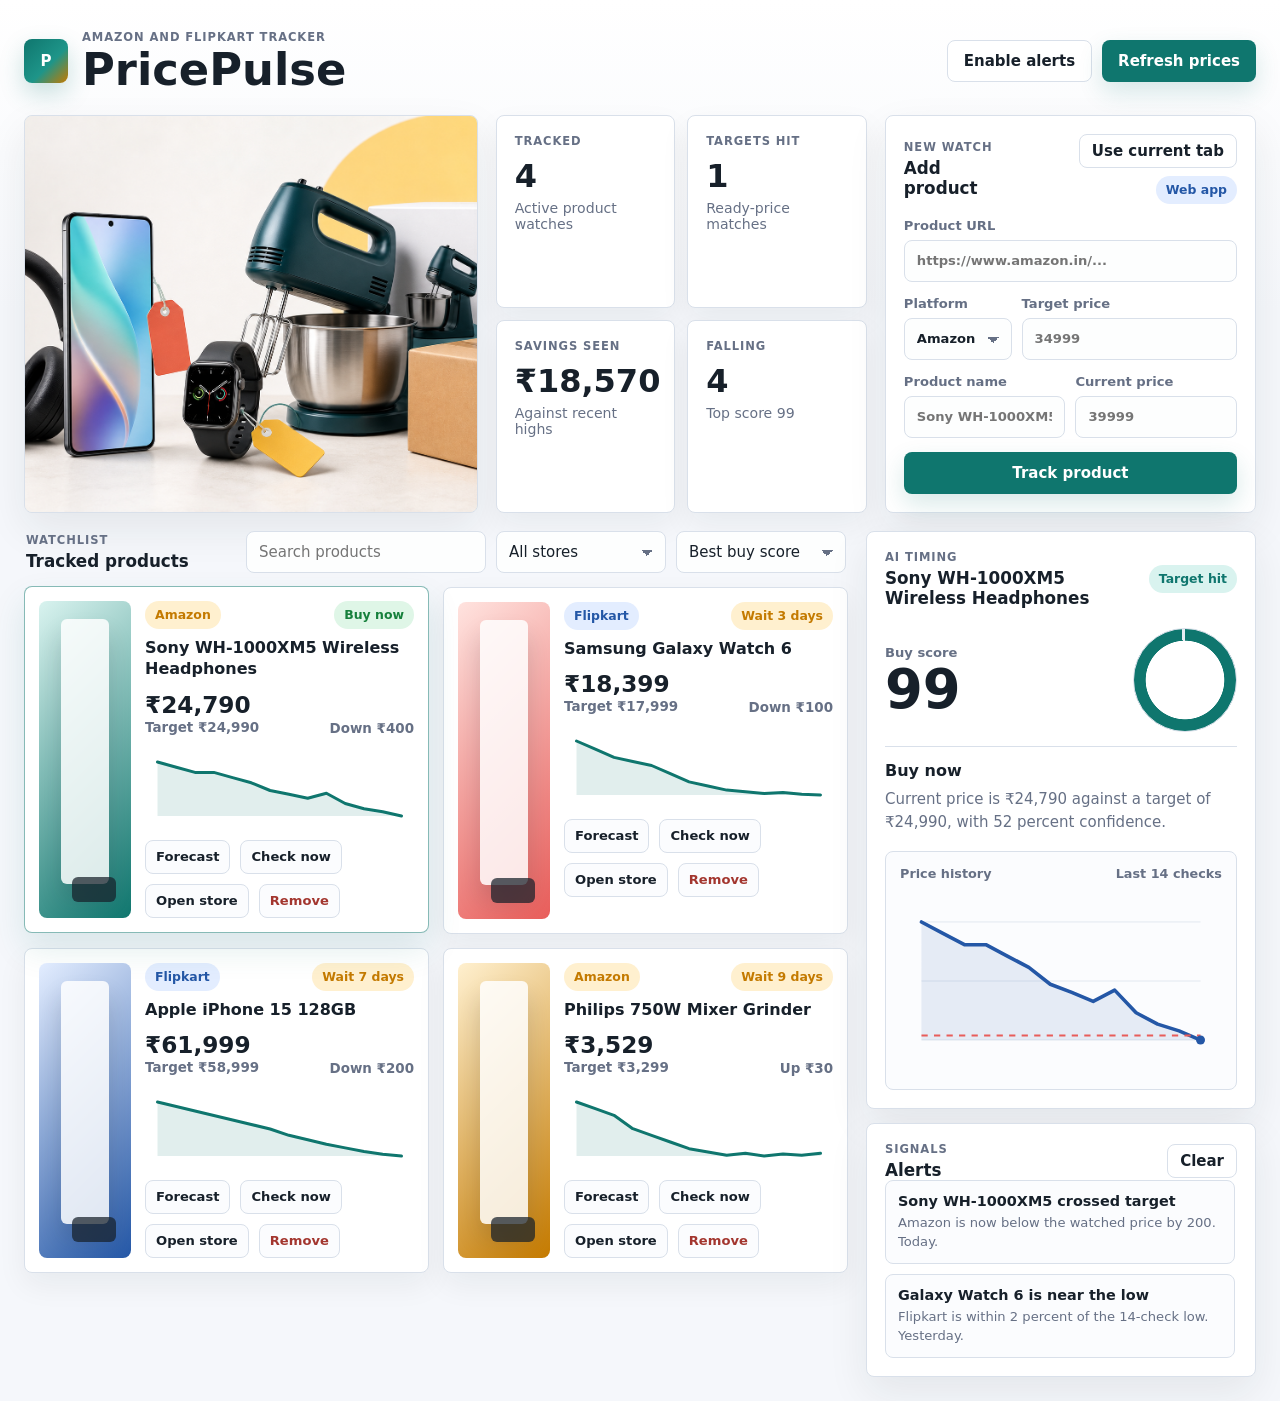
<file: index.html>
<!doctype html>
<html lang="en">
  <head>
    <meta charset="utf-8">
    <meta name="viewport" content="width=device-width, initial-scale=1">
    <title>PricePulse</title>
    <link rel="stylesheet" href="styles.css">
  </head>
  <body>
    <div class="app-shell">
      <header class="topbar">
        <div class="brand-block">
          <span class="brand-mark" aria-hidden="true">P</span>
          <div>
            <p class="eyebrow">Amazon and Flipkart tracker</p>
            <h1>PricePulse</h1>
          </div>
        </div>
        <div class="topbar-actions">
          <button class="ghost-button" id="notifyButton" type="button">Enable alerts</button>
          <button class="primary-button" id="refreshButton" type="button">Refresh prices</button>
        </div>
      </header>

      <main>
        <section class="overview-grid" aria-label="PricePulse overview">
          <div class="market-visual">
            <img src="assets/pricepulse-products.png" alt="Assorted ecommerce products arranged for price tracking">
          </div>

          <div class="metric-strip" id="metricStrip" aria-label="Tracker summary"></div>

          <form class="tracker-form" id="trackerForm">
            <div class="form-header">
              <div>
                <p class="eyebrow">New watch</p>
                <h2>Add product</h2>
              </div>
              <div class="form-actions">
                <button class="ghost-button compact" id="currentTabButton" type="button">Use current tab</button>
                <span class="form-chip" id="modeChip">Web app</span>
              </div>
            </div>
            <label>
              Product URL
              <input id="productUrl" name="productUrl" type="url" placeholder="https://www.amazon.in/..." required>
            </label>
            <div class="form-row">
              <label>
                Platform
                <select id="platform" name="platform">
                  <option value="Amazon">Amazon</option>
                  <option value="Flipkart">Flipkart</option>
                </select>
              </label>
              <label>
                Target price
                <input id="targetPrice" name="targetPrice" type="number" min="100" step="50" placeholder="34999" required>
              </label>
            </div>
            <div class="form-row">
              <label>
                Product name
                <input id="productName" name="productName" type="text" placeholder="Sony WH-1000XM5">
              </label>
              <label>
                Current price
                <input id="currentPrice" name="currentPrice" type="number" min="100" step="50" placeholder="39999">
              </label>
            </div>
            <button class="primary-button full-width" type="submit">Track product</button>
          </form>
        </section>

        <section class="workspace-grid" aria-label="Tracked products workspace">
          <div class="tracker-column">
            <div class="toolbar">
              <div>
                <p class="eyebrow">Watchlist</p>
                <h2>Tracked products</h2>
              </div>
              <div class="toolbar-controls">
                <input class="search-input" id="searchInput" type="search" placeholder="Search products">
                <select id="platformFilter" aria-label="Filter by platform">
                  <option value="all">All stores</option>
                  <option value="Amazon">Amazon</option>
                  <option value="Flipkart">Flipkart</option>
                </select>
                <select id="sortSelect" aria-label="Sort products">
                  <option value="score">Best buy score</option>
                  <option value="drop">Largest drop</option>
                  <option value="price">Lowest price</option>
                </select>
              </div>
            </div>

            <div class="product-grid" id="productGrid"></div>
          </div>

          <aside class="insight-column" aria-label="Price intelligence">
            <section class="forecast-panel">
              <div class="panel-title">
                <div>
                  <p class="eyebrow">AI timing</p>
                  <h2 id="forecastTitle">Forecast</h2>
                </div>
                <span id="forecastBadge" class="status-pill">Ready</span>
              </div>
              <div class="forecast-score">
                <div>
                  <span class="score-label">Buy score</span>
                  <strong id="buyScore">0</strong>
                </div>
                <div class="score-ring" id="scoreRing" aria-hidden="true"></div>
              </div>
              <div class="forecast-copy">
                <h3 id="forecastAction">Select a product</h3>
                <p id="forecastReason">The model compares the current price with recent trend, volatility, low-price percentile, and target distance.</p>
              </div>
              <div class="chart-card">
                <div class="chart-header">
                  <span>Price history</span>
                  <span id="chartRange">Last 14 checks</span>
                </div>
                <svg id="detailChart" viewBox="0 0 360 180" role="img" aria-label="Selected product price history"></svg>
              </div>
            </section>

            <section class="alerts-panel">
              <div class="panel-title">
                <div>
                  <p class="eyebrow">Signals</p>
                  <h2>Alerts</h2>
                </div>
                <button class="ghost-button compact" id="clearAlertsButton" type="button">Clear</button>
              </div>
              <div class="alert-list" id="alertList"></div>
            </section>
          </aside>
        </section>
      </main>
    </div>

    <div class="toast" id="toast" role="status" aria-live="polite"></div>
    <script src="app.js"></script>
  </body>
</html>
</file>
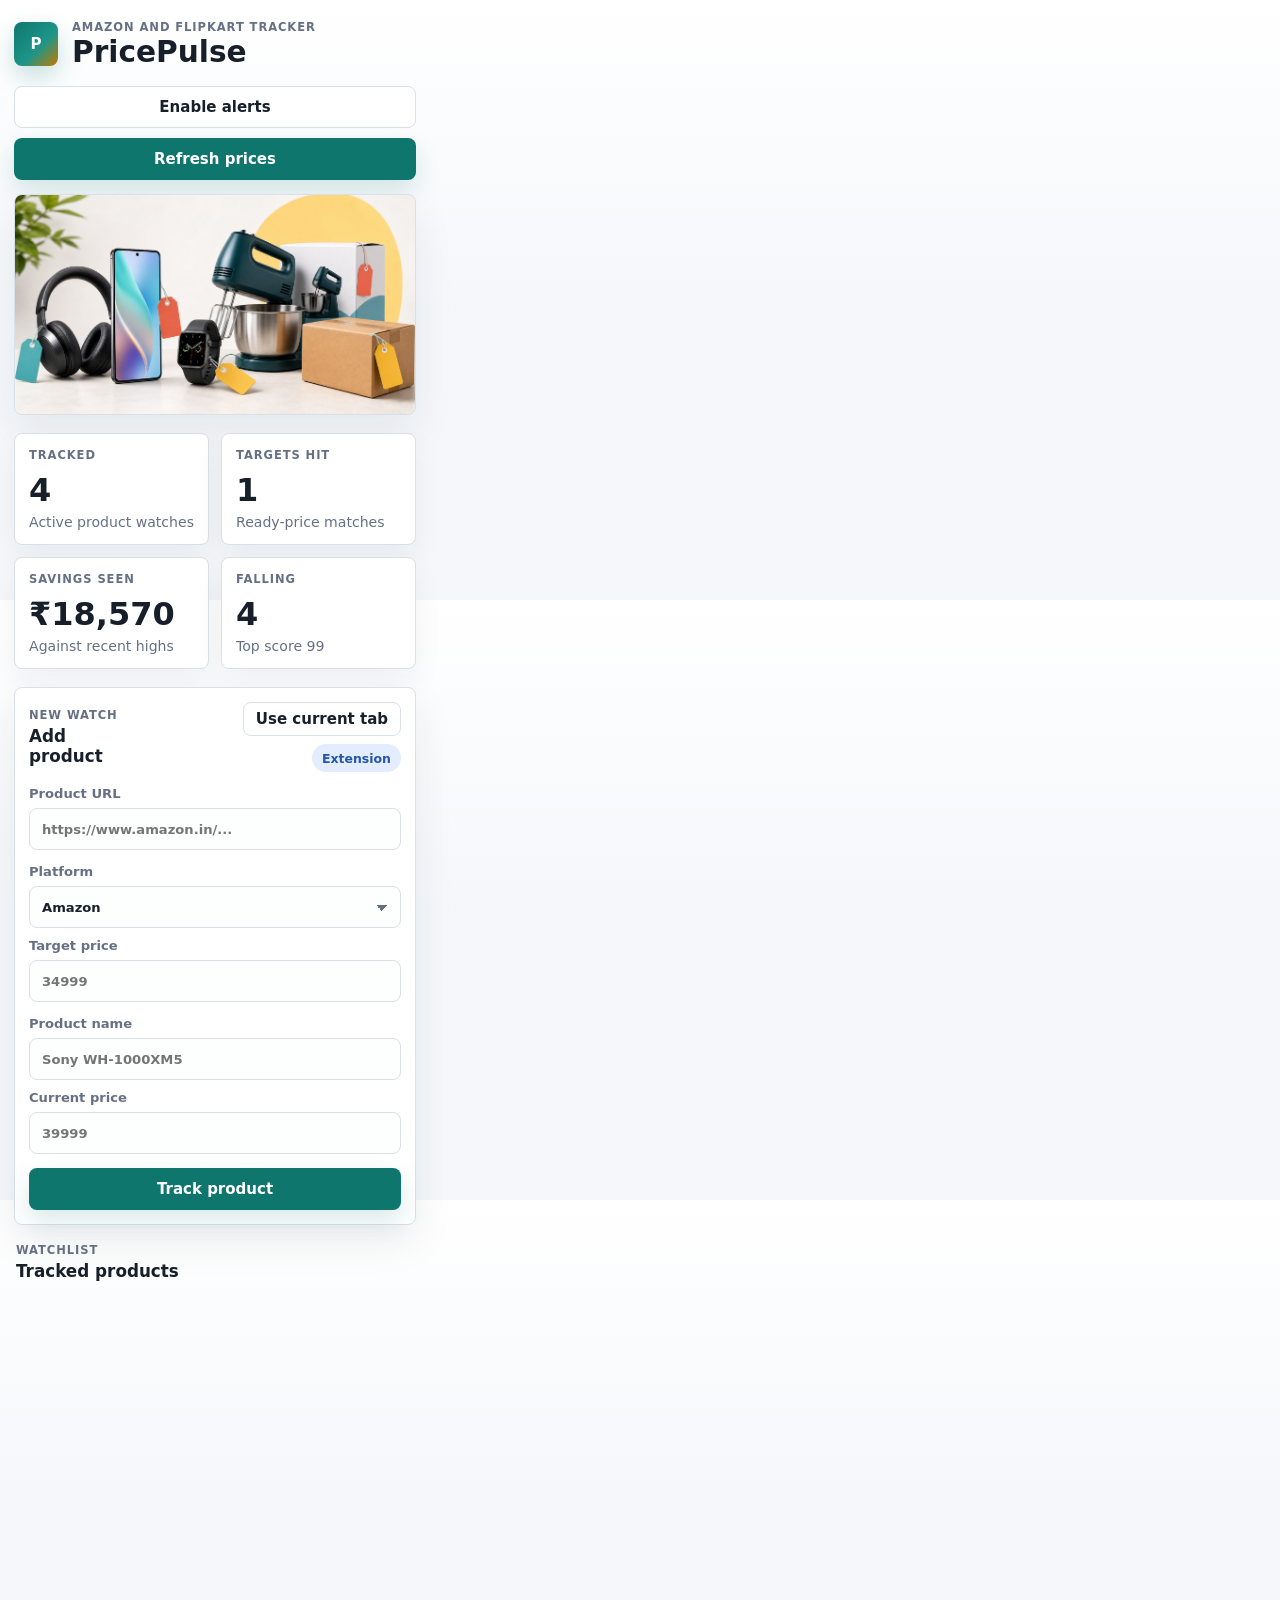
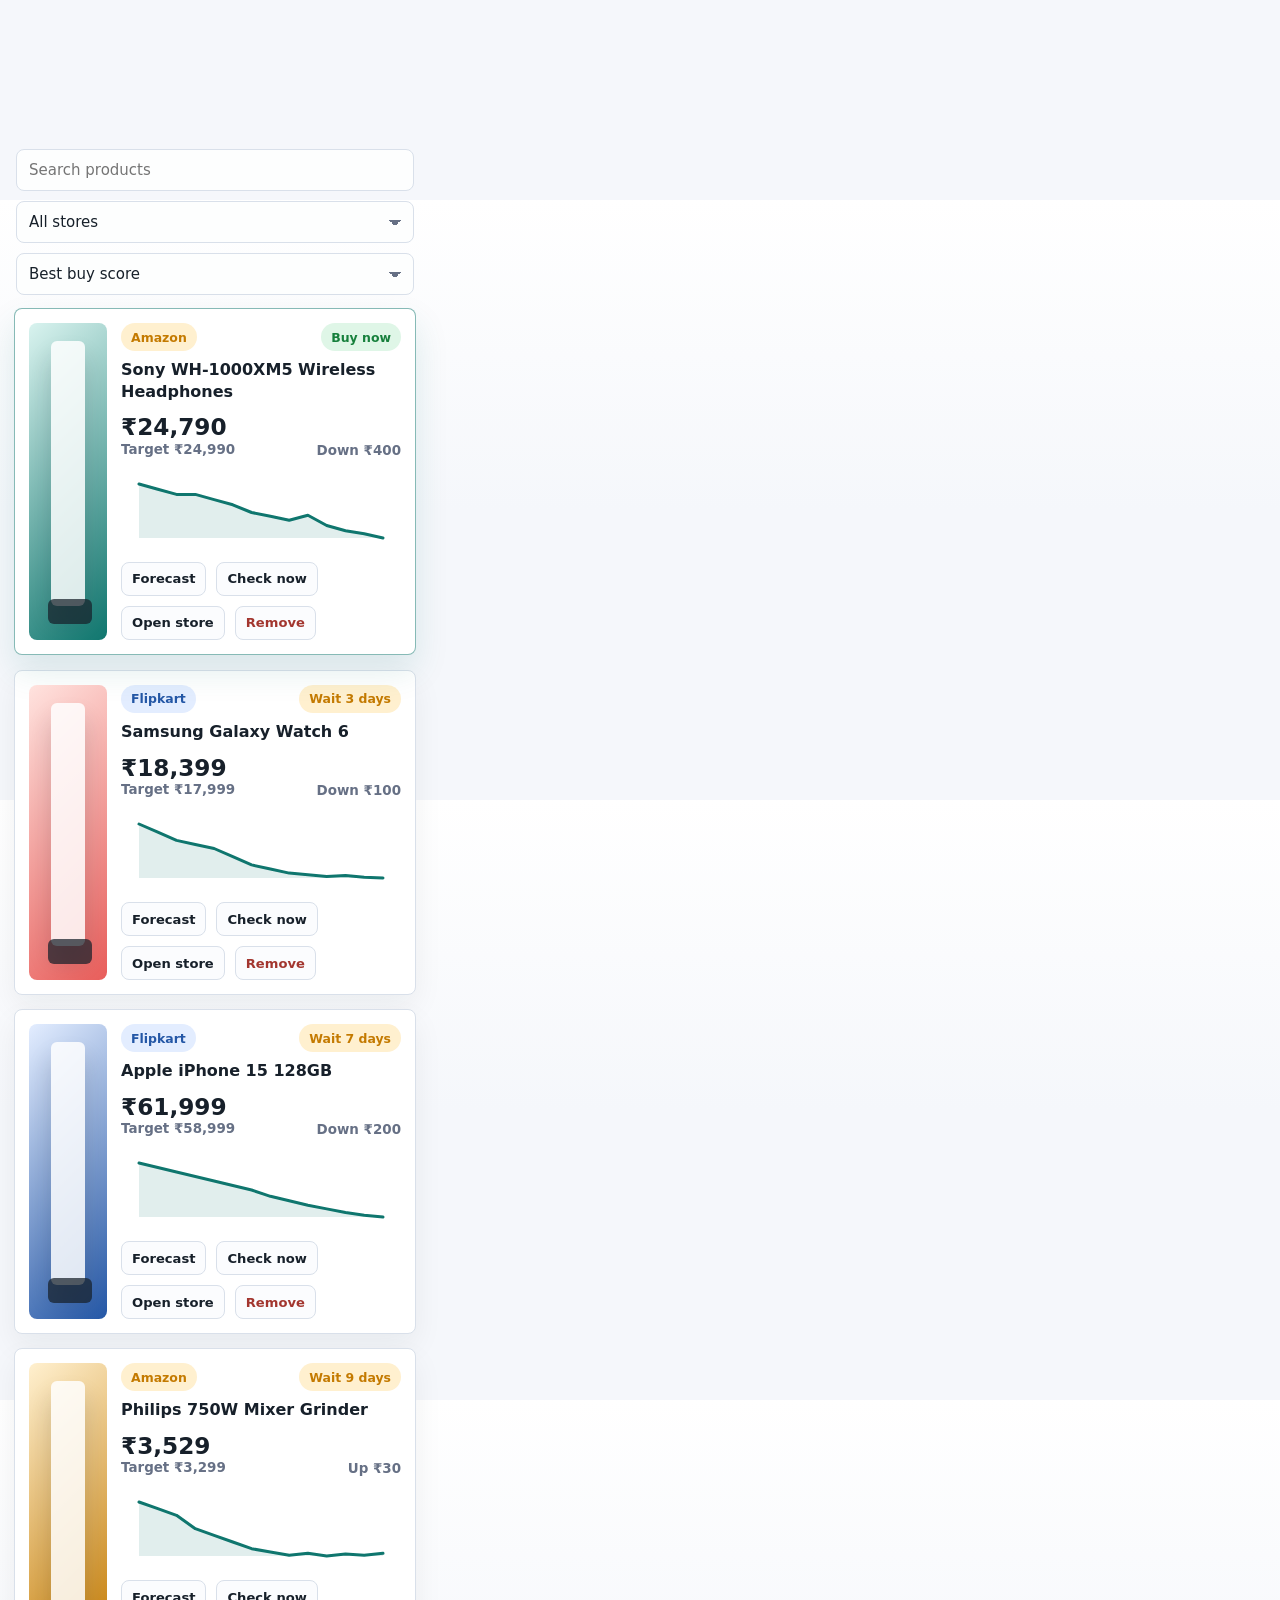
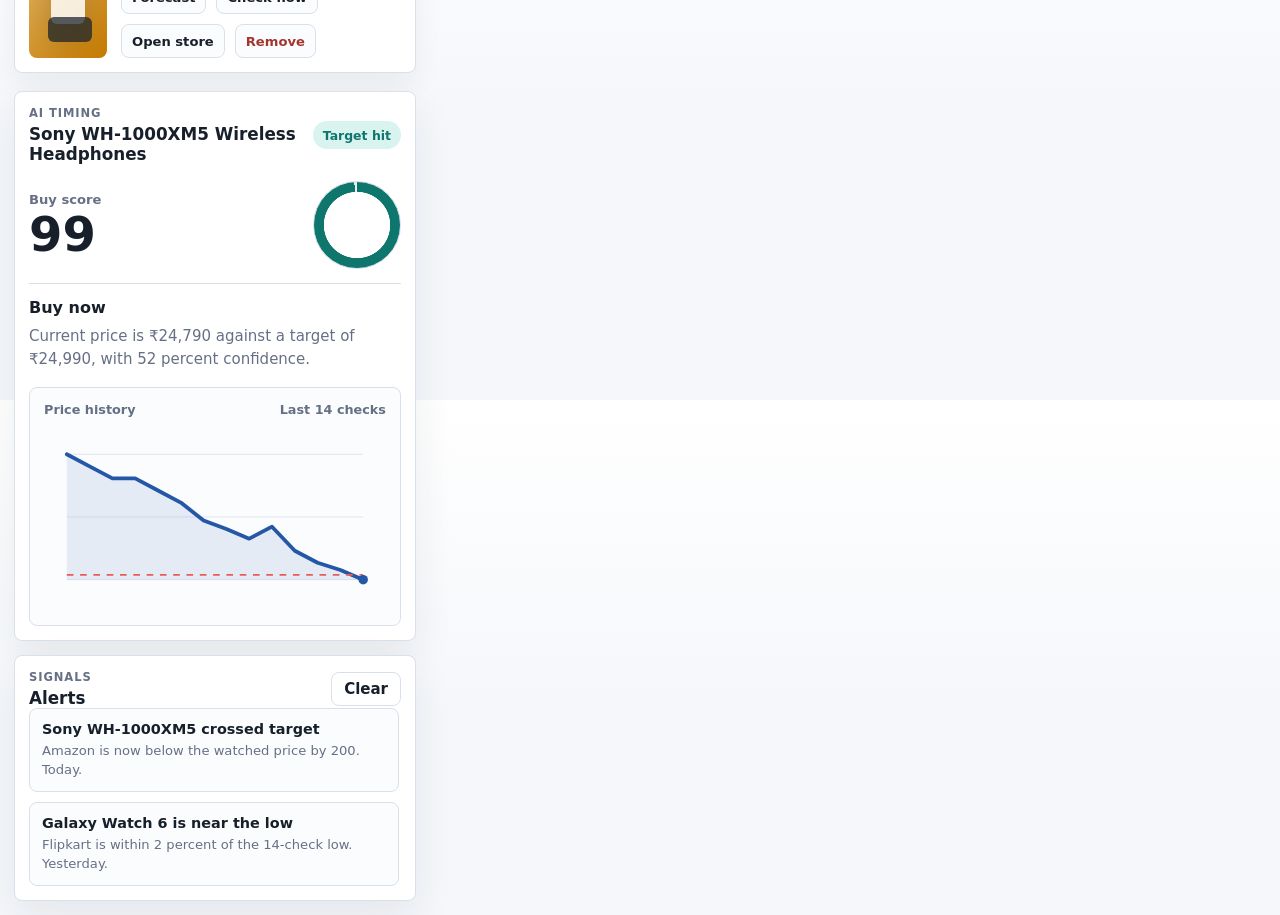
<file: popup.html>
<!doctype html>
<html lang="en">
  <head>
    <meta charset="utf-8">
    <meta name="viewport" content="width=device-width, initial-scale=1">
    <title>PricePulse</title>
    <link rel="stylesheet" href="styles.css">
  </head>
  <body class="extension-mode">
    <div class="app-shell">
      <header class="topbar">
        <div class="brand-block">
          <span class="brand-mark" aria-hidden="true">P</span>
          <div>
            <p class="eyebrow">Amazon and Flipkart tracker</p>
            <h1>PricePulse</h1>
          </div>
        </div>
        <div class="topbar-actions">
          <button class="ghost-button" id="notifyButton" type="button">Enable alerts</button>
          <button class="primary-button" id="refreshButton" type="button">Refresh prices</button>
        </div>
      </header>

      <main>
        <section class="overview-grid" aria-label="PricePulse overview">
          <div class="market-visual">
            <img src="assets/pricepulse-products.png" alt="Assorted ecommerce products arranged for price tracking">
          </div>

          <div class="metric-strip" id="metricStrip" aria-label="Tracker summary"></div>

          <form class="tracker-form" id="trackerForm">
            <div class="form-header">
              <div>
                <p class="eyebrow">New watch</p>
                <h2>Add product</h2>
              </div>
              <div class="form-actions">
                <button class="ghost-button compact" id="currentTabButton" type="button">Use current tab</button>
                <span class="form-chip" id="modeChip">Extension</span>
              </div>
            </div>
            <label>
              Product URL
              <input id="productUrl" name="productUrl" type="url" placeholder="https://www.amazon.in/..." required>
            </label>
            <div class="form-row">
              <label>
                Platform
                <select id="platform" name="platform">
                  <option value="Amazon">Amazon</option>
                  <option value="Flipkart">Flipkart</option>
                </select>
              </label>
              <label>
                Target price
                <input id="targetPrice" name="targetPrice" type="number" min="100" step="50" placeholder="34999" required>
              </label>
            </div>
            <div class="form-row">
              <label>
                Product name
                <input id="productName" name="productName" type="text" placeholder="Sony WH-1000XM5">
              </label>
              <label>
                Current price
                <input id="currentPrice" name="currentPrice" type="number" min="100" step="50" placeholder="39999">
              </label>
            </div>
            <button class="primary-button full-width" type="submit">Track product</button>
          </form>
        </section>

        <section class="workspace-grid" aria-label="Tracked products workspace">
          <div class="tracker-column">
            <div class="toolbar">
              <div>
                <p class="eyebrow">Watchlist</p>
                <h2>Tracked products</h2>
              </div>
              <div class="toolbar-controls">
                <input class="search-input" id="searchInput" type="search" placeholder="Search products">
                <select id="platformFilter" aria-label="Filter by platform">
                  <option value="all">All stores</option>
                  <option value="Amazon">Amazon</option>
                  <option value="Flipkart">Flipkart</option>
                </select>
                <select id="sortSelect" aria-label="Sort products">
                  <option value="score">Best buy score</option>
                  <option value="drop">Largest drop</option>
                  <option value="price">Lowest price</option>
                </select>
              </div>
            </div>

            <div class="product-grid" id="productGrid"></div>
          </div>

          <aside class="insight-column" aria-label="Price intelligence">
            <section class="forecast-panel">
              <div class="panel-title">
                <div>
                  <p class="eyebrow">AI timing</p>
                  <h2 id="forecastTitle">Forecast</h2>
                </div>
                <span id="forecastBadge" class="status-pill">Ready</span>
              </div>
              <div class="forecast-score">
                <div>
                  <span class="score-label">Buy score</span>
                  <strong id="buyScore">0</strong>
                </div>
                <div class="score-ring" id="scoreRing" aria-hidden="true"></div>
              </div>
              <div class="forecast-copy">
                <h3 id="forecastAction">Select a product</h3>
                <p id="forecastReason">The model compares the current price with recent trend, volatility, low-price percentile, and target distance.</p>
              </div>
              <div class="chart-card">
                <div class="chart-header">
                  <span>Price history</span>
                  <span id="chartRange">Last 14 checks</span>
                </div>
                <svg id="detailChart" viewBox="0 0 360 180" role="img" aria-label="Selected product price history"></svg>
              </div>
            </section>

            <section class="alerts-panel">
              <div class="panel-title">
                <div>
                  <p class="eyebrow">Signals</p>
                  <h2>Alerts</h2>
                </div>
                <button class="ghost-button compact" id="clearAlertsButton" type="button">Clear</button>
              </div>
              <div class="alert-list" id="alertList"></div>
            </section>
          </aside>
        </section>
      </main>
    </div>

    <div class="toast" id="toast" role="status" aria-live="polite"></div>
    <script src="app.js"></script>
  </body>
</html>
</file>
<file: styles.css>
:root {
  color-scheme: light;
  --bg: #f5f7fb;
  --surface: #ffffff;
  --surface-strong: #fdfefe;
  --ink: #17202a;
  --muted: #667085;
  --line: #d9e0ea;
  --teal: #0f766e;
  --teal-soft: #d9f3ef;
  --coral: #e85d5a;
  --coral-soft: #ffe3df;
  --amber: #c47a00;
  --amber-soft: #fff0cf;
  --green: #16803c;
  --green-soft: #dff6e7;
  --blue: #2457a6;
  --blue-soft: #e3edff;
  --shadow: 0 16px 40px rgba(23, 32, 42, 0.08);
  --radius: 8px;
}

* {
  box-sizing: border-box;
}

body {
  margin: 0;
  min-width: 320px;
  background:
    linear-gradient(180deg, #ffffff 0, var(--bg) 310px),
    var(--bg);
  color: var(--ink);
  font-family: Inter, ui-sans-serif, system-ui, -apple-system, BlinkMacSystemFont, "Segoe UI", sans-serif;
  font-size: 15px;
  letter-spacing: 0;
}

body.extension-mode {
  width: 430px;
  min-width: 360px;
  max-width: 430px;
  max-height: 600px;
  overflow-y: auto;
}

button,
input,
select {
  font: inherit;
}

button {
  border: 0;
  cursor: pointer;
}

img {
  display: block;
  max-width: 100%;
}

.app-shell {
  width: min(1440px, 100%);
  margin: 0 auto;
  padding: 24px;
}

.topbar {
  display: flex;
  align-items: center;
  justify-content: space-between;
  gap: 18px;
  padding: 6px 0 22px;
}

.brand-block {
  display: flex;
  align-items: center;
  gap: 14px;
}

.brand-mark {
  display: grid;
  width: 44px;
  height: 44px;
  place-items: center;
  border-radius: var(--radius);
  background: linear-gradient(135deg, var(--teal), #1e9589 58%, var(--amber));
  color: white;
  font-weight: 800;
  box-shadow: 0 10px 24px rgba(15, 118, 110, 0.22);
}

.eyebrow {
  margin: 0 0 4px;
  color: var(--muted);
  font-size: 0.72rem;
  font-weight: 800;
  letter-spacing: 0.08em;
  text-transform: uppercase;
}

h1,
h2,
h3,
p {
  margin-top: 0;
}

h1 {
  margin-bottom: 0;
  font-size: clamp(1.75rem, 4vw, 2.8rem);
  line-height: 1;
}

h2 {
  margin-bottom: 0;
  font-size: 1.05rem;
  line-height: 1.2;
}

h3 {
  margin-bottom: 8px;
  font-size: 1rem;
}

.topbar-actions,
.toolbar-controls,
.form-row {
  display: flex;
  gap: 10px;
}

.primary-button,
.ghost-button {
  min-height: 42px;
  border-radius: var(--radius);
  padding: 0 16px;
  font-weight: 800;
  transition: transform 140ms ease, box-shadow 140ms ease, background 140ms ease;
}

.primary-button {
  background: var(--teal);
  color: white;
  box-shadow: 0 10px 24px rgba(15, 118, 110, 0.16);
}

.ghost-button {
  border: 1px solid var(--line);
  background: var(--surface);
  color: var(--ink);
}

.ghost-button.compact {
  min-height: 34px;
  padding: 0 12px;
}

.primary-button:hover,
.ghost-button:hover {
  transform: translateY(-1px);
}

.primary-button:focus-visible,
.ghost-button:focus-visible,
input:focus-visible,
select:focus-visible {
  outline: 3px solid rgba(36, 87, 166, 0.2);
  outline-offset: 2px;
}

.full-width {
  width: 100%;
}

.overview-grid {
  display: grid;
  grid-template-columns: minmax(280px, 1.1fr) minmax(270px, 0.9fr) minmax(320px, 0.9fr);
  gap: 18px;
  align-items: stretch;
}

.market-visual,
.tracker-form,
.forecast-panel,
.alerts-panel {
  border: 1px solid var(--line);
  border-radius: var(--radius);
  background: var(--surface);
  box-shadow: var(--shadow);
}

.market-visual {
  min-height: 270px;
  overflow: hidden;
  background: #eef4f2;
}

.market-visual img {
  width: 100%;
  height: 100%;
  min-height: 270px;
  object-fit: cover;
}

.metric-strip {
  display: grid;
  grid-template-columns: repeat(2, minmax(0, 1fr));
  gap: 12px;
}

.metric-card {
  min-height: 128px;
  border: 1px solid var(--line);
  border-radius: var(--radius);
  padding: 18px;
  background: var(--surface);
  box-shadow: 0 12px 30px rgba(23, 32, 42, 0.06);
}

.metric-card strong {
  display: block;
  margin-top: 12px;
  font-size: clamp(1.45rem, 3vw, 2rem);
  line-height: 1;
}

.metric-card span {
  display: block;
  margin-top: 8px;
  color: var(--muted);
  font-size: 0.88rem;
}

.tracker-form {
  display: flex;
  flex-direction: column;
  gap: 14px;
  padding: 18px;
}

.form-header,
.panel-title,
.toolbar,
.chart-header {
  display: flex;
  align-items: center;
  justify-content: space-between;
  gap: 14px;
}

.form-actions {
  display: flex;
  align-items: center;
  gap: 8px;
  flex-wrap: wrap;
  justify-content: flex-end;
}

.form-chip,
.status-pill,
.store-pill,
.deal-pill {
  display: inline-flex;
  align-items: center;
  min-height: 28px;
  border-radius: 999px;
  padding: 0 10px;
  font-size: 0.78rem;
  font-weight: 800;
  white-space: nowrap;
}

.form-chip {
  background: var(--blue-soft);
  color: var(--blue);
}

label {
  display: grid;
  gap: 7px;
  color: var(--muted);
  font-size: 0.82rem;
  font-weight: 800;
}

input,
select {
  width: 100%;
  min-height: 42px;
  border: 1px solid var(--line);
  border-radius: var(--radius);
  background: var(--surface-strong);
  color: var(--ink);
  padding: 0 12px;
}

select {
  appearance: none;
  background-image: linear-gradient(45deg, transparent 50%, var(--muted) 50%), linear-gradient(135deg, var(--muted) 50%, transparent 50%);
  background-position: calc(100% - 18px) 18px, calc(100% - 12px) 18px;
  background-size: 6px 6px, 6px 6px;
  background-repeat: no-repeat;
  padding-right: 36px;
}

.workspace-grid {
  display: grid;
  grid-template-columns: minmax(0, 1fr) 390px;
  gap: 18px;
  margin-top: 18px;
  align-items: start;
}

.tracker-column {
  min-width: 0;
}

.toolbar {
  margin-bottom: 14px;
  padding: 0 2px;
}

.toolbar-controls {
  flex: 1 1 600px;
  flex-wrap: wrap;
  justify-content: flex-end;
  align-items: center;
}

.search-input {
  width: 240px;
}

.toolbar-controls select {
  width: 170px;
}

.product-grid {
  display: grid;
  grid-template-columns: repeat(2, minmax(280px, 1fr));
  gap: 14px;
}

.product-card {
  display: grid;
  grid-template-columns: 92px minmax(0, 1fr);
  gap: 14px;
  min-height: 242px;
  border: 1px solid var(--line);
  border-radius: var(--radius);
  background: var(--surface);
  box-shadow: 0 12px 30px rgba(23, 32, 42, 0.06);
  padding: 14px;
  transition: border-color 140ms ease, box-shadow 140ms ease, transform 140ms ease;
}

.product-card:hover,
.product-card.selected {
  border-color: rgba(15, 118, 110, 0.5);
  box-shadow: 0 16px 34px rgba(15, 118, 110, 0.12);
  transform: translateY(-1px);
}

.product-art {
  position: relative;
  min-height: 128px;
  border-radius: var(--radius);
  overflow: hidden;
  background: var(--art-bg);
}

.product-art::before,
.product-art::after {
  position: absolute;
  content: "";
  border-radius: 6px;
}

.product-art::before {
  inset: 18px 22px 34px;
  background: rgba(255, 255, 255, 0.84);
  box-shadow: 0 16px 24px rgba(23, 32, 42, 0.16);
}

.product-art::after {
  right: 15px;
  bottom: 16px;
  width: 44px;
  height: 25px;
  background: rgba(23, 32, 42, 0.72);
}

.product-main {
  min-width: 0;
}

.product-topline,
.price-row,
.card-actions {
  display: flex;
  align-items: center;
  justify-content: space-between;
  gap: 10px;
}

.product-topline {
  margin-bottom: 8px;
}

.store-pill.amazon {
  background: var(--amber-soft);
  color: var(--amber);
}

.store-pill.flipkart {
  background: var(--blue-soft);
  color: var(--blue);
}

.deal-pill.buy {
  background: var(--green-soft);
  color: var(--green);
}

.deal-pill.wait {
  background: var(--amber-soft);
  color: var(--amber);
}

.deal-pill.watch {
  background: var(--coral-soft);
  color: var(--coral);
}

.product-title {
  margin: 0 0 12px;
  font-size: 1rem;
  line-height: 1.35;
}

.price-row {
  align-items: flex-end;
  margin-bottom: 12px;
}

.current-price {
  display: block;
  font-size: 1.45rem;
  font-weight: 800;
  line-height: 1.1;
}

.target-price,
.delta-copy {
  color: var(--muted);
  font-size: 0.84rem;
  font-weight: 700;
}

.sparkline {
  width: 100%;
  height: 70px;
  margin: 6px 0 12px;
}

.sparkline path.area {
  fill: rgba(15, 118, 110, 0.12);
}

.sparkline polyline {
  fill: none;
  stroke: var(--teal);
  stroke-width: 3;
  stroke-linecap: round;
  stroke-linejoin: round;
}

.card-actions {
  justify-content: flex-start;
  flex-wrap: wrap;
}

.tiny-button {
  display: inline-flex;
  align-items: center;
  justify-content: center;
  min-height: 34px;
  border-radius: var(--radius);
  border: 1px solid var(--line);
  background: #fbfcfe;
  color: var(--ink);
  padding: 0 10px;
  font-size: 0.82rem;
  font-weight: 800;
  text-decoration: none;
}

.tiny-button.danger {
  color: #a3362f;
}

.insight-column {
  display: grid;
  gap: 14px;
}

.forecast-panel,
.alerts-panel {
  padding: 18px;
}

.status-pill {
  background: var(--teal-soft);
  color: var(--teal);
}

.forecast-score {
  display: flex;
  align-items: center;
  justify-content: space-between;
  gap: 18px;
  padding: 20px 0 14px;
}

.score-label {
  display: block;
  margin-bottom: 6px;
  color: var(--muted);
  font-size: 0.82rem;
  font-weight: 800;
}

.forecast-score strong {
  font-size: 3.4rem;
  line-height: 0.9;
}

.score-ring {
  width: 104px;
  height: 104px;
  border-radius: 50%;
  background:
    radial-gradient(circle at center, white 0 54%, transparent 55%),
    conic-gradient(var(--teal) var(--score-angle, 0deg), #e8edf3 0);
  border: 1px solid var(--line);
}

.forecast-copy {
  min-height: 86px;
  border-top: 1px solid var(--line);
  padding-top: 14px;
}

.forecast-copy p {
  margin-bottom: 0;
  color: var(--muted);
  line-height: 1.55;
}

.chart-card {
  margin-top: 16px;
  border: 1px solid var(--line);
  border-radius: var(--radius);
  padding: 14px;
  background: #fbfcfe;
}

.chart-header {
  margin-bottom: 10px;
  color: var(--muted);
  font-size: 0.8rem;
  font-weight: 800;
}

#detailChart {
  width: 100%;
  height: 180px;
}

#detailChart .grid-line {
  stroke: #dfe5ed;
  stroke-width: 1;
}

#detailChart .history-area {
  fill: rgba(36, 87, 166, 0.1);
}

#detailChart .history-line {
  fill: none;
  stroke: var(--blue);
  stroke-width: 4;
  stroke-linecap: round;
  stroke-linejoin: round;
}

#detailChart .target-line {
  stroke: var(--coral);
  stroke-width: 2;
  stroke-dasharray: 7 7;
}

.alert-list {
  display: grid;
  gap: 10px;
  max-height: 330px;
  overflow: auto;
  padding-right: 2px;
}

.alert-item {
  border: 1px solid var(--line);
  border-radius: var(--radius);
  padding: 12px;
  background: #fbfcfe;
}

.alert-item strong {
  display: block;
  margin-bottom: 4px;
  font-size: 0.9rem;
}

.alert-item span {
  color: var(--muted);
  font-size: 0.82rem;
  line-height: 1.45;
}

.empty-state {
  border: 1px dashed var(--line);
  border-radius: var(--radius);
  padding: 22px;
  background: rgba(255, 255, 255, 0.6);
  color: var(--muted);
}

.toast {
  position: fixed;
  right: 24px;
  bottom: 24px;
  z-index: 10;
  width: min(360px, calc(100vw - 48px));
  border-radius: var(--radius);
  background: #17202a;
  color: white;
  box-shadow: 0 18px 38px rgba(23, 32, 42, 0.26);
  padding: 14px 16px;
  font-weight: 800;
  opacity: 0;
  pointer-events: none;
  transform: translateY(12px);
  transition: opacity 180ms ease, transform 180ms ease;
}

.toast.visible {
  opacity: 1;
  transform: translateY(0);
}

.extension-mode .app-shell {
  width: 100%;
  padding: 14px;
}

.extension-mode h1 {
  font-size: 1.85rem;
}

.extension-mode .topbar,
.extension-mode .toolbar {
  align-items: flex-start;
  flex-direction: column;
}

.extension-mode .topbar {
  padding-bottom: 14px;
}

.extension-mode .topbar-actions,
.extension-mode .toolbar-controls,
.extension-mode .form-row {
  width: 100%;
  flex-direction: column;
}

.extension-mode .overview-grid,
.extension-mode .workspace-grid,
.extension-mode .product-grid,
.extension-mode .insight-column {
  grid-template-columns: 1fr;
}

.extension-mode .market-visual,
.extension-mode .market-visual img {
  min-height: 150px;
}

.extension-mode .metric-strip {
  grid-template-columns: repeat(2, minmax(0, 1fr));
}

.extension-mode .metric-card {
  min-height: 104px;
  padding: 14px;
}

.extension-mode .tracker-form,
.extension-mode .forecast-panel,
.extension-mode .alerts-panel {
  padding: 14px;
}

.extension-mode .search-input,
.extension-mode .toolbar-controls select {
  width: 100%;
}

.extension-mode .product-card {
  grid-template-columns: 78px minmax(0, 1fr);
  min-height: auto;
}

.extension-mode .product-art {
  min-height: 116px;
}

.extension-mode .forecast-score {
  padding-top: 16px;
}

.extension-mode .forecast-score strong {
  font-size: 3rem;
}

.extension-mode .score-ring {
  width: 88px;
  height: 88px;
}

.extension-mode .toast {
  right: 14px;
  bottom: 14px;
  width: calc(100% - 28px);
}

@media (max-width: 1180px) {
  .overview-grid {
    grid-template-columns: 1fr 1fr;
  }

  .market-visual {
    grid-column: 1 / -1;
    min-height: 230px;
  }

  .market-visual img {
    min-height: 230px;
  }

  .workspace-grid {
    grid-template-columns: 1fr;
  }

  .insight-column {
    grid-template-columns: minmax(0, 1fr) minmax(280px, 0.8fr);
  }
}

@media (max-width: 820px) {
  .app-shell {
    padding: 18px;
  }

  .topbar,
  .toolbar,
  .form-header,
  .panel-title {
    align-items: flex-start;
    flex-direction: column;
  }

  .topbar-actions,
  .toolbar-controls,
  .form-row {
    width: 100%;
    flex-direction: column;
  }

  .overview-grid,
  .metric-strip,
  .product-grid,
  .insight-column {
    grid-template-columns: 1fr;
  }

  .product-card {
    grid-template-columns: 78px minmax(0, 1fr);
  }

  .product-art {
    min-height: 110px;
  }

  .search-input {
    width: 100%;
  }

  .toolbar-controls select {
    width: 100%;
  }
}

@media (max-width: 520px) {
  .app-shell {
    padding: 14px;
  }

  .brand-mark {
    width: 38px;
    height: 38px;
  }

  .product-card {
    grid-template-columns: 1fr;
  }

  .product-art {
    min-height: 120px;
  }

  .forecast-score {
    align-items: flex-start;
    flex-direction: column;
  }

  .score-ring {
    width: 88px;
    height: 88px;
  }
}
</file>
